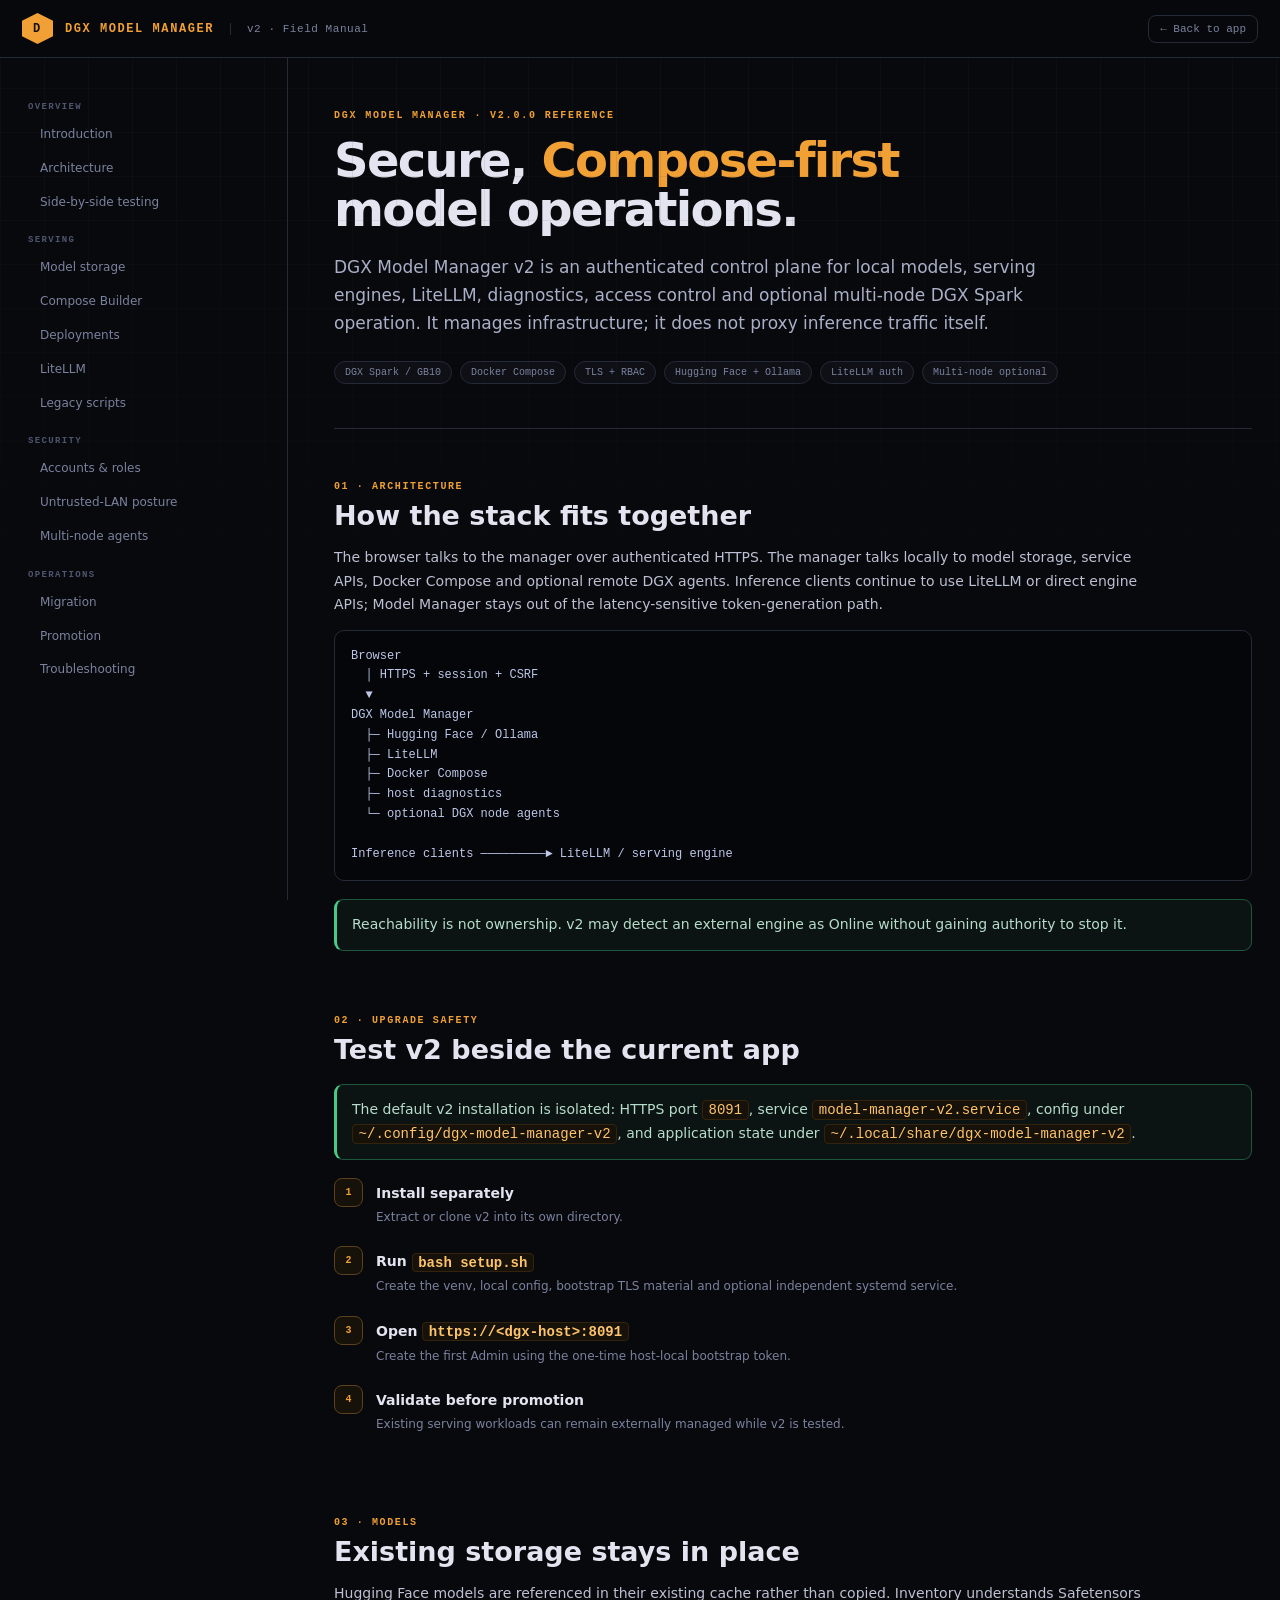
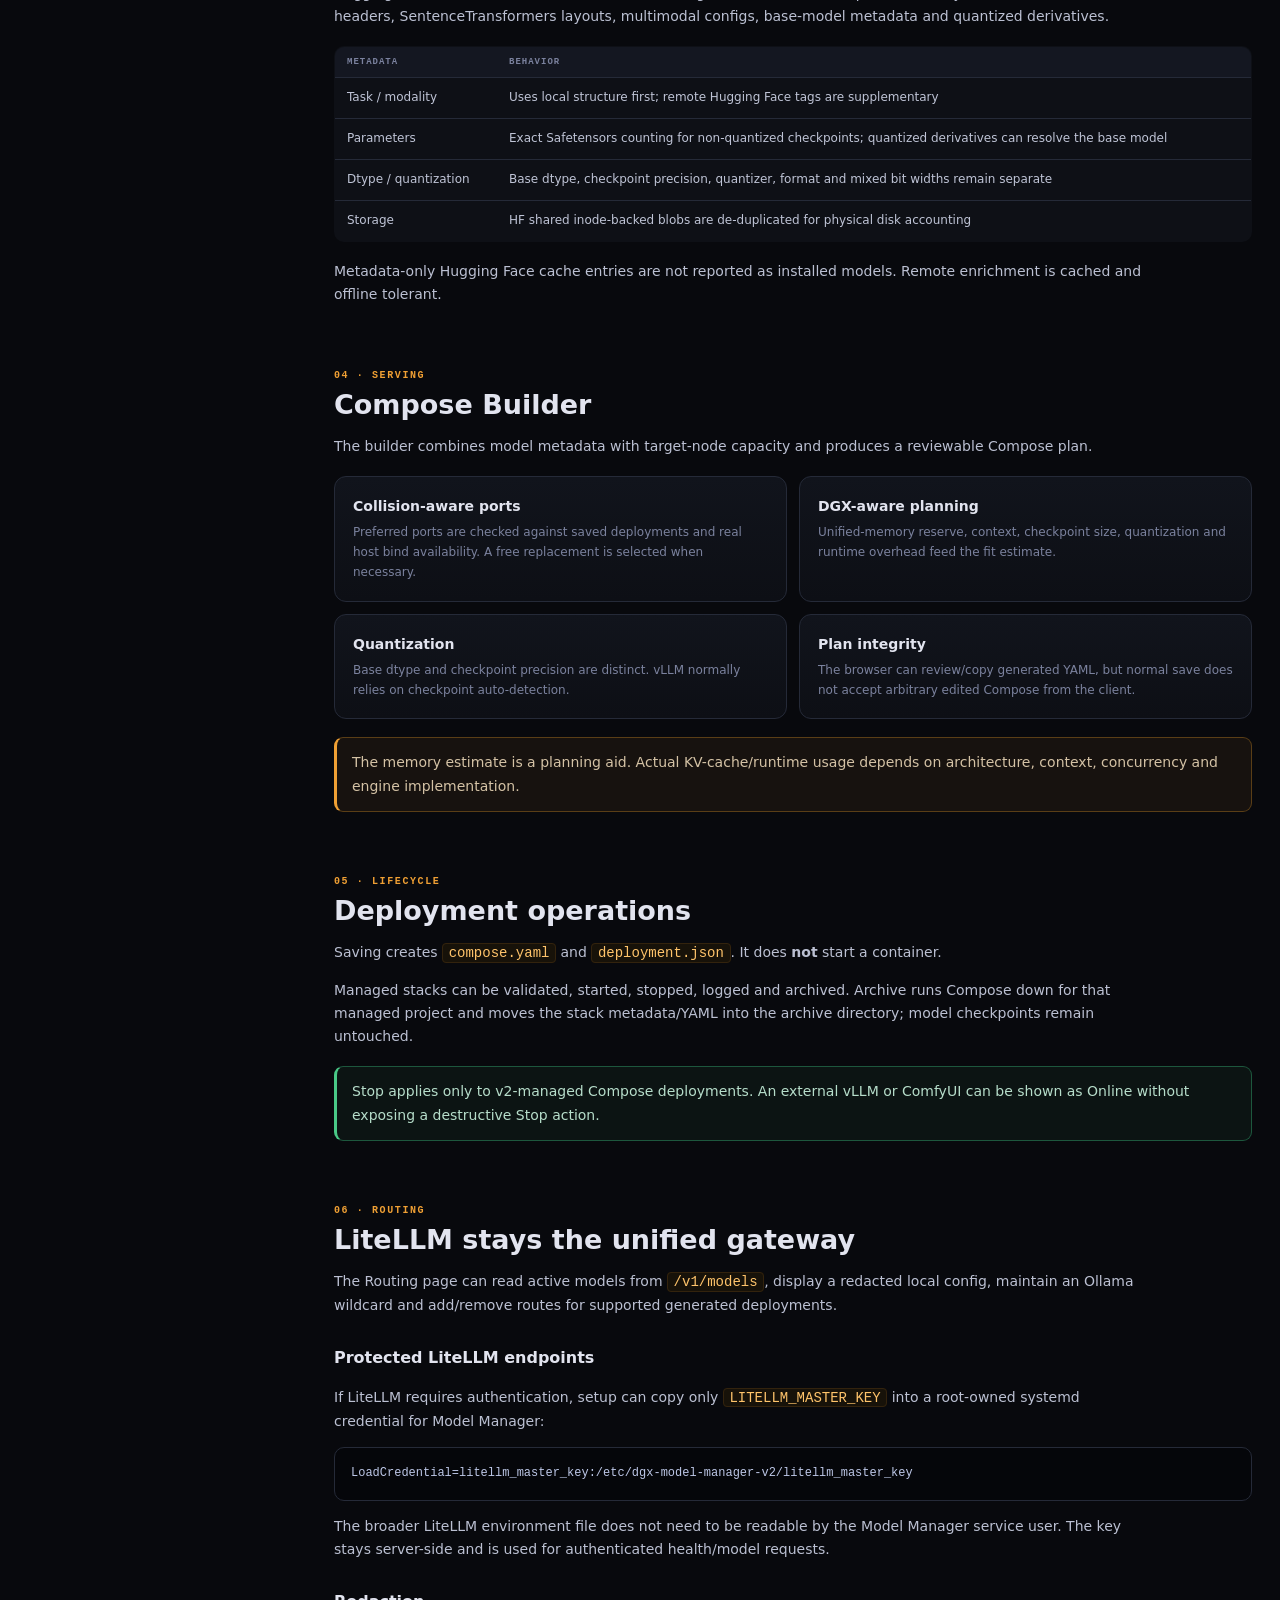
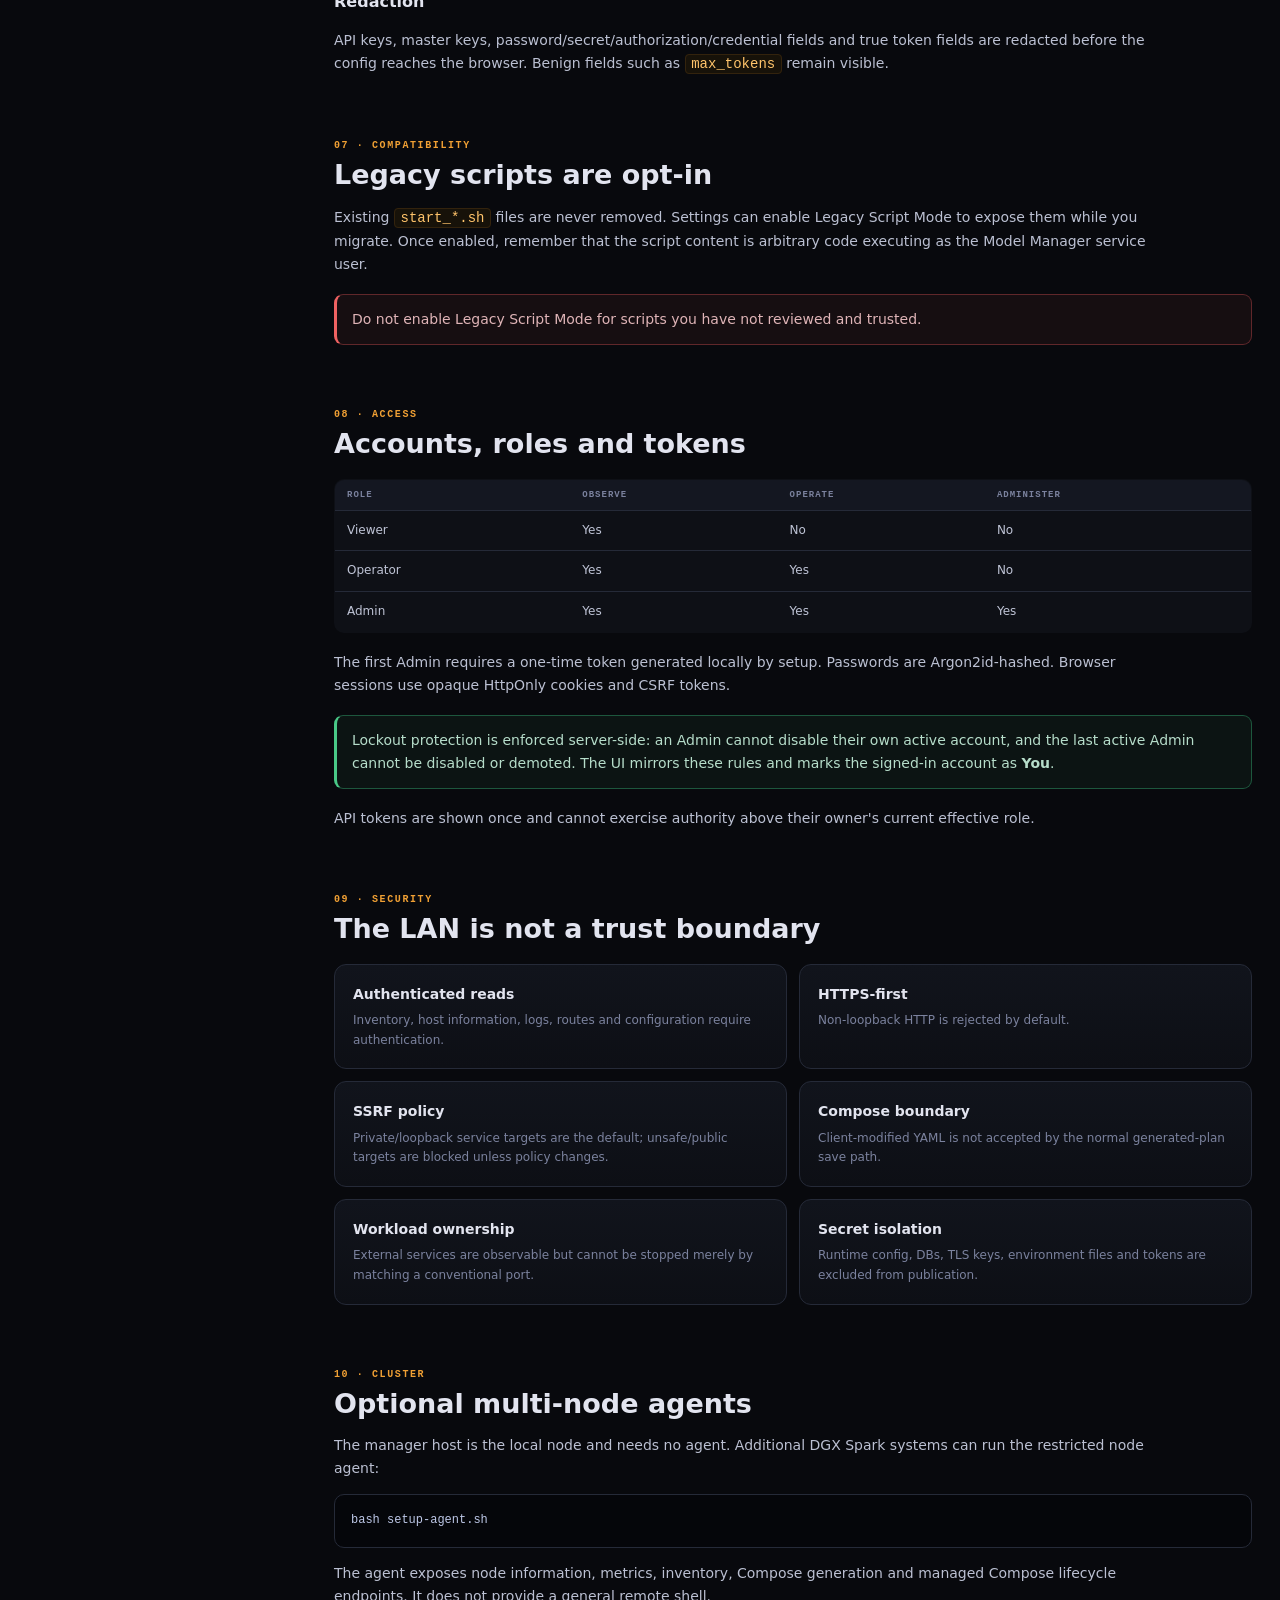
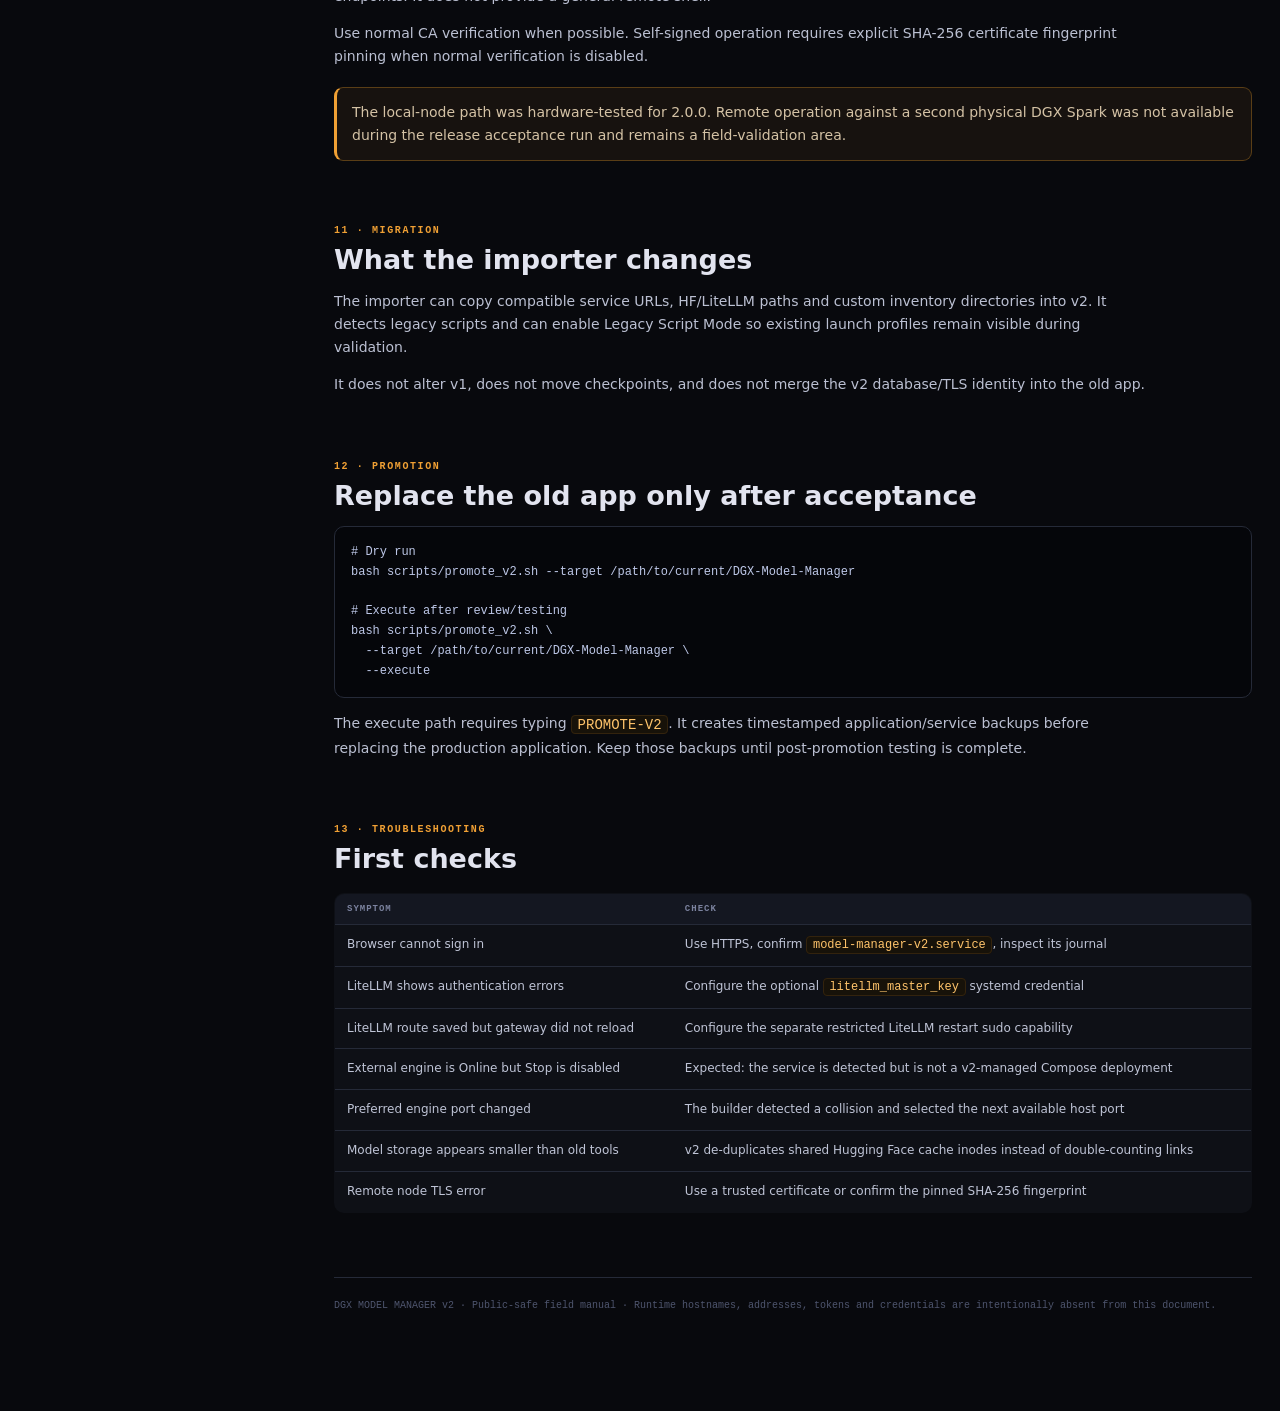
<file: docs.html>
<!doctype html>
<html lang="en">
<head>
<meta charset="utf-8">
<meta name="viewport" content="width=device-width,initial-scale=1">
<meta name="color-scheme" content="dark">
<title>DGX Model Manager v2 · Field Manual</title>
<link rel="icon" href="/favicon.svg" type="image/svg+xml">
<style>
:root{--bg:#08090d;--s1:#0e1016;--s2:#141721;--s3:#1b1f2b;--border:#252a38;--border2:#343b50;--text:#e2e4ef;--muted:#7b829e;--dim:#4e556e;--amber:#f0a034;--amber2:#c77d20;--green:#49c987;--red:#ef6262;--blue:#67a6ff;--purple:#a879ff;--mono:ui-monospace,SFMono-Regular,Consolas,"Liberation Mono",monospace;--sans:Inter,ui-sans-serif,system-ui,-apple-system,"Segoe UI",sans-serif}
*{box-sizing:border-box}html{scroll-behavior:smooth}body{margin:0;background:var(--bg);color:var(--text);font:14px/1.65 var(--sans)}body:before{content:"";position:fixed;inset:0;pointer-events:none;background-image:linear-gradient(rgba(55,63,84,.13) 1px,transparent 1px),linear-gradient(90deg,rgba(55,63,84,.13) 1px,transparent 1px);background-size:44px 44px;mask-image:linear-gradient(to bottom,#000 0,transparent 75%)}a{color:var(--blue)}code,pre{font-family:var(--mono)}code{color:#ffc46b;background:#171209;border:1px solid #33230d;border-radius:4px;padding:.05rem .35rem}.top{position:fixed;z-index:10;top:0;left:0;right:0;height:58px;display:flex;align-items:center;padding:0 22px;background:rgba(8,9,13,.92);border-bottom:1px solid var(--border);backdrop-filter:blur(16px)}.sigil{width:31px;height:31px;display:grid;place-items:center;background:var(--amber);color:#171006;font:700 12px var(--mono);clip-path:polygon(50% 0,100% 25%,100% 75%,50% 100%,0 75%,0 25%)}.brand{display:flex;align-items:center;gap:12px;font:700 12px var(--mono);letter-spacing:.13em;text-transform:uppercase;color:var(--amber)}.top .sub{margin-left:16px;padding-left:16px;border-left:1px solid var(--border);color:var(--muted);font:11px var(--mono);letter-spacing:.05em}.back{margin-left:auto;text-decoration:none;color:var(--muted);border:1px solid var(--border);border-radius:8px;padding:7px 11px;font:11px var(--mono)}.back:hover{color:var(--amber);border-color:#6a4b22}.layout{display:grid;grid-template-columns:260px minmax(0,960px);gap:46px;max-width:1280px;margin:58px auto 0;padding:0 28px}.side{position:sticky;top:58px;height:calc(100vh - 58px);padding:28px 0;overflow:auto;border-right:1px solid var(--border)}.side h4{margin:16px 0 6px;color:var(--dim);font:700 9px var(--mono);letter-spacing:.15em;text-transform:uppercase}.side a{display:block;margin-right:18px;padding:7px 10px;border-left:2px solid transparent;color:var(--muted);text-decoration:none;font-size:12px}.side a:hover{background:var(--s1);border-left-color:var(--amber);color:var(--text)}main{padding:52px 0 100px;min-width:0}.hero{padding-bottom:44px;border-bottom:1px solid var(--border);margin-bottom:52px}.kicker{color:var(--amber);font:700 10px var(--mono);letter-spacing:.18em;text-transform:uppercase}.hero h1{font-size:48px;line-height:1.03;letter-spacing:-.035em;margin:15px 0 18px;max-width:680px}.hero h1 span{color:var(--amber)}.hero p{max-width:760px;color:#aab0c7;font-size:17px}.chips{display:flex;gap:8px;flex-wrap:wrap;margin-top:24px}.chip{border:1px solid var(--border);background:var(--s1);border-radius:999px;padding:5px 10px;color:var(--muted);font:10px var(--mono)}section{scroll-margin-top:86px;margin:0 0 64px}.section-k{color:var(--amber);font:700 10px var(--mono);letter-spacing:.16em;text-transform:uppercase;margin-bottom:8px}h2{font-size:27px;line-height:1.2;margin:0 0 14px}h3{font-size:16px;margin:28px 0 9px}p{color:#bbc0d2;max-width:820px}.grid{display:grid;grid-template-columns:repeat(2,minmax(0,1fr));gap:12px;margin:18px 0}.card{background:linear-gradient(180deg,#11141c,#0d0f15);border:1px solid var(--border);border-radius:12px;padding:18px}.card b{display:block;margin-bottom:5px}.card p{font-size:12px;margin:0;color:var(--muted)}.call{border:1px solid #5a3e16;background:rgba(240,160,52,.06);border-left:3px solid var(--amber);border-radius:9px;padding:13px 15px;margin:18px 0;color:#d4c2a5}.call.green{border-color:#1d573d;border-left-color:var(--green);background:rgba(73,201,135,.055);color:#b6ddca}.call.red{border-color:#60272a;border-left-color:var(--red);background:rgba(239,98,98,.055);color:#dfb4b7}pre{background:#05060a;border:1px solid var(--border);border-radius:10px;padding:16px;overflow:auto;color:#bdc7e7;font-size:12px;line-height:1.65}table{width:100%;border-collapse:collapse;margin:18px 0;background:var(--s1);border:1px solid var(--border);border-radius:10px;overflow:hidden}th,td{padding:10px 12px;border-bottom:1px solid var(--border);text-align:left;vertical-align:top}th{font:700 9px var(--mono);letter-spacing:.11em;text-transform:uppercase;color:var(--muted);background:var(--s2)}td{color:#bfc4d6;font-size:12px}tr:last-child td{border-bottom:0}.steps{counter-reset:s}.step{position:relative;padding:4px 0 18px 42px;counter-increment:s}.step:before{content:counter(s);position:absolute;left:0;top:0;width:27px;height:27px;border:1px solid #5b411e;background:#171209;color:var(--amber);border-radius:8px;display:grid;place-items:center;font:700 10px var(--mono)}.step b{display:block}.step span{color:var(--muted);font-size:12px}.footer{border-top:1px solid var(--border);padding-top:22px;color:var(--dim);font:10px var(--mono)}@media(max-width:850px){.layout{display:block;padding:0 20px}.side{display:none}.hero h1{font-size:38px}.grid{grid-template-columns:1fr}.top .sub{display:none}}
</style>
</head>
<body>
<header class="top"><div class="brand"><div class="sigil">D</div>DGX Model Manager</div><div class="sub">v2 · Field Manual</div><a class="back" href="/">← Back to app</a></header>
<div class="layout">
<nav class="side">
<h4>Overview</h4><a href="#overview">Introduction</a><a href="#architecture">Architecture</a><a href="#coexistence">Side-by-side testing</a>
<h4>Serving</h4><a href="#inventory">Model storage</a><a href="#compose">Compose Builder</a><a href="#deployments">Deployments</a><a href="#litellm">LiteLLM</a><a href="#legacy">Legacy scripts</a>
<h4>Security</h4><a href="#accounts">Accounts & roles</a><a href="#security">Untrusted-LAN posture</a><a href="#nodes">Multi-node agents</a>
<h4>Operations</h4><a href="#migration">Migration</a><a href="#promotion">Promotion</a><a href="#troubleshooting">Troubleshooting</a>
</nav>
<main>
<div class="hero" id="overview"><div class="kicker">DGX Model Manager · v2.0.0 Reference</div><h1>Secure, <span>Compose-first</span> model operations.</h1><p>DGX Model Manager v2 is an authenticated control plane for local models, serving engines, LiteLLM, diagnostics, access control and optional multi-node DGX Spark operation. It manages infrastructure; it does not proxy inference traffic itself.</p><div class="chips"><span class="chip">DGX Spark / GB10</span><span class="chip">Docker Compose</span><span class="chip">TLS + RBAC</span><span class="chip">Hugging Face + Ollama</span><span class="chip">LiteLLM auth</span><span class="chip">Multi-node optional</span></div></div>
<section id="architecture"><div class="section-k">01 · Architecture</div><h2>How the stack fits together</h2><p>The browser talks to the manager over authenticated HTTPS. The manager talks locally to model storage, service APIs, Docker Compose and optional remote DGX agents. Inference clients continue to use LiteLLM or direct engine APIs; Model Manager stays out of the latency-sensitive token-generation path.</p><pre>Browser
  │ HTTPS + session + CSRF
  ▼
DGX Model Manager
  ├─ Hugging Face / Ollama
  ├─ LiteLLM
  ├─ Docker Compose
  ├─ host diagnostics
  └─ optional DGX node agents

Inference clients ─────────► LiteLLM / serving engine</pre><div class="call green">Reachability is not ownership. v2 may detect an external engine as Online without gaining authority to stop it.</div></section>

<section id="coexistence"><div class="section-k">02 · Upgrade safety</div><h2>Test v2 beside the current app</h2><div class="call green">The default v2 installation is isolated: HTTPS port <code>8091</code>, service <code>model-manager-v2.service</code>, config under <code>~/.config/dgx-model-manager-v2</code>, and application state under <code>~/.local/share/dgx-model-manager-v2</code>.</div><div class="steps"><div class="step"><b>Install separately</b><span>Extract or clone v2 into its own directory.</span></div><div class="step"><b>Run <code>bash setup.sh</code></b><span>Create the venv, local config, bootstrap TLS material and optional independent systemd service.</span></div><div class="step"><b>Open <code>https://&lt;dgx-host&gt;:8091</code></b><span>Create the first Admin using the one-time host-local bootstrap token.</span></div><div class="step"><b>Validate before promotion</b><span>Existing serving workloads can remain externally managed while v2 is tested.</span></div></div></section>

<section id="inventory"><div class="section-k">03 · Models</div><h2>Existing storage stays in place</h2><p>Hugging Face models are referenced in their existing cache rather than copied. Inventory understands Safetensors headers, SentenceTransformers layouts, multimodal configs, base-model metadata and quantized derivatives.</p><table><tr><th>Metadata</th><th>Behavior</th></tr><tr><td>Task / modality</td><td>Uses local structure first; remote Hugging Face tags are supplementary</td></tr><tr><td>Parameters</td><td>Exact Safetensors counting for non-quantized checkpoints; quantized derivatives can resolve the base model</td></tr><tr><td>Dtype / quantization</td><td>Base dtype, checkpoint precision, quantizer, format and mixed bit widths remain separate</td></tr><tr><td>Storage</td><td>HF shared inode-backed blobs are de-duplicated for physical disk accounting</td></tr></table><p>Metadata-only Hugging Face cache entries are not reported as installed models. Remote enrichment is cached and offline tolerant.</p></section>

<section id="compose"><div class="section-k">04 · Serving</div><h2>Compose Builder</h2><p>The builder combines model metadata with target-node capacity and produces a reviewable Compose plan.</p><div class="grid"><div class="card"><b>Collision-aware ports</b><p>Preferred ports are checked against saved deployments and real host bind availability. A free replacement is selected when necessary.</p></div><div class="card"><b>DGX-aware planning</b><p>Unified-memory reserve, context, checkpoint size, quantization and runtime overhead feed the fit estimate.</p></div><div class="card"><b>Quantization</b><p>Base dtype and checkpoint precision are distinct. vLLM normally relies on checkpoint auto-detection.</p></div><div class="card"><b>Plan integrity</b><p>The browser can review/copy generated YAML, but normal save does not accept arbitrary edited Compose from the client.</p></div></div><div class="call">The memory estimate is a planning aid. Actual KV-cache/runtime usage depends on architecture, context, concurrency and engine implementation.</div></section>

<section id="deployments"><div class="section-k">05 · Lifecycle</div><h2>Deployment operations</h2><p>Saving creates <code>compose.yaml</code> and <code>deployment.json</code>. It does <b>not</b> start a container.</p><p>Managed stacks can be validated, started, stopped, logged and archived. Archive runs Compose down for that managed project and moves the stack metadata/YAML into the archive directory; model checkpoints remain untouched.</p><div class="call green">Stop applies only to v2-managed Compose deployments. An external vLLM or ComfyUI can be shown as Online without exposing a destructive Stop action.</div></section>

<section id="litellm"><div class="section-k">06 · Routing</div><h2>LiteLLM stays the unified gateway</h2><p>The Routing page can read active models from <code>/v1/models</code>, display a redacted local config, maintain an Ollama wildcard and add/remove routes for supported generated deployments.</p><h3>Protected LiteLLM endpoints</h3><p>If LiteLLM requires authentication, setup can copy only <code>LITELLM_MASTER_KEY</code> into a root-owned systemd credential for Model Manager:</p><pre>LoadCredential=litellm_master_key:/etc/dgx-model-manager-v2/litellm_master_key</pre><p>The broader LiteLLM environment file does not need to be readable by the Model Manager service user. The key stays server-side and is used for authenticated health/model requests.</p><h3>Redaction</h3><p>API keys, master keys, password/secret/authorization/credential fields and true token fields are redacted before the config reaches the browser. Benign fields such as <code>max_tokens</code> remain visible.</p></section>

<section id="legacy"><div class="section-k">07 · Compatibility</div><h2>Legacy scripts are opt-in</h2><p>Existing <code>start_*.sh</code> files are never removed. Settings can enable Legacy Script Mode to expose them while you migrate. Once enabled, remember that the script content is arbitrary code executing as the Model Manager service user.</p><div class="call red">Do not enable Legacy Script Mode for scripts you have not reviewed and trusted.</div></section>

<section id="accounts"><div class="section-k">08 · Access</div><h2>Accounts, roles and tokens</h2><table><tr><th>Role</th><th>Observe</th><th>Operate</th><th>Administer</th></tr><tr><td>Viewer</td><td>Yes</td><td>No</td><td>No</td></tr><tr><td>Operator</td><td>Yes</td><td>Yes</td><td>No</td></tr><tr><td>Admin</td><td>Yes</td><td>Yes</td><td>Yes</td></tr></table><p>The first Admin requires a one-time token generated locally by setup. Passwords are Argon2id-hashed. Browser sessions use opaque HttpOnly cookies and CSRF tokens.</p><div class="call green">Lockout protection is enforced server-side: an Admin cannot disable their own active account, and the last active Admin cannot be disabled or demoted. The UI mirrors these rules and marks the signed-in account as <b>You</b>.</div><p>API tokens are shown once and cannot exercise authority above their owner's current effective role.</p></section>

<section id="security"><div class="section-k">09 · Security</div><h2>The LAN is not a trust boundary</h2><div class="grid"><div class="card"><b>Authenticated reads</b><p>Inventory, host information, logs, routes and configuration require authentication.</p></div><div class="card"><b>HTTPS-first</b><p>Non-loopback HTTP is rejected by default.</p></div><div class="card"><b>SSRF policy</b><p>Private/loopback service targets are the default; unsafe/public targets are blocked unless policy changes.</p></div><div class="card"><b>Compose boundary</b><p>Client-modified YAML is not accepted by the normal generated-plan save path.</p></div><div class="card"><b>Workload ownership</b><p>External services are observable but cannot be stopped merely by matching a conventional port.</p></div><div class="card"><b>Secret isolation</b><p>Runtime config, DBs, TLS keys, environment files and tokens are excluded from publication.</p></div></div></section>

<section id="nodes"><div class="section-k">10 · Cluster</div><h2>Optional multi-node agents</h2><p>The manager host is the local node and needs no agent. Additional DGX Spark systems can run the restricted node agent:</p><pre>bash setup-agent.sh</pre><p>The agent exposes node information, metrics, inventory, Compose generation and managed Compose lifecycle endpoints. It does not provide a general remote shell.</p><p>Use normal CA verification when possible. Self-signed operation requires explicit SHA-256 certificate fingerprint pinning when normal verification is disabled.</p><div class="call">The local-node path was hardware-tested for 2.0.0. Remote operation against a second physical DGX Spark was not available during the release acceptance run and remains a field-validation area.</div></section>

<section id="migration"><div class="section-k">11 · Migration</div><h2>What the importer changes</h2><p>The importer can copy compatible service URLs, HF/LiteLLM paths and custom inventory directories into v2. It detects legacy scripts and can enable Legacy Script Mode so existing launch profiles remain visible during validation.</p><p>It does not alter v1, does not move checkpoints, and does not merge the v2 database/TLS identity into the old app.</p></section>

<section id="promotion"><div class="section-k">12 · Promotion</div><h2>Replace the old app only after acceptance</h2><pre># Dry run
bash scripts/promote_v2.sh --target /path/to/current/DGX-Model-Manager

# Execute after review/testing
bash scripts/promote_v2.sh \
  --target /path/to/current/DGX-Model-Manager \
  --execute</pre><p>The execute path requires typing <code>PROMOTE-V2</code>. It creates timestamped application/service backups before replacing the production application. Keep those backups until post-promotion testing is complete.</p></section>

<section id="troubleshooting"><div class="section-k">13 · Troubleshooting</div><h2>First checks</h2><table><tr><th>Symptom</th><th>Check</th></tr><tr><td>Browser cannot sign in</td><td>Use HTTPS, confirm <code>model-manager-v2.service</code>, inspect its journal</td></tr><tr><td>LiteLLM shows authentication errors</td><td>Configure the optional <code>litellm_master_key</code> systemd credential</td></tr><tr><td>LiteLLM route saved but gateway did not reload</td><td>Configure the separate restricted LiteLLM restart sudo capability</td></tr><tr><td>External engine is Online but Stop is disabled</td><td>Expected: the service is detected but is not a v2-managed Compose deployment</td></tr><tr><td>Preferred engine port changed</td><td>The builder detected a collision and selected the next available host port</td></tr><tr><td>Model storage appears smaller than old tools</td><td>v2 de-duplicates shared Hugging Face cache inodes instead of double-counting links</td></tr><tr><td>Remote node TLS error</td><td>Use a trusted certificate or confirm the pinned SHA-256 fingerprint</td></tr></table></section>

<div class="footer">DGX MODEL MANAGER v2 · Public-safe field manual · Runtime hostnames, addresses, tokens and credentials are intentionally absent from this document.</div>
</main>
</div>
</body>
</html>
</file>
